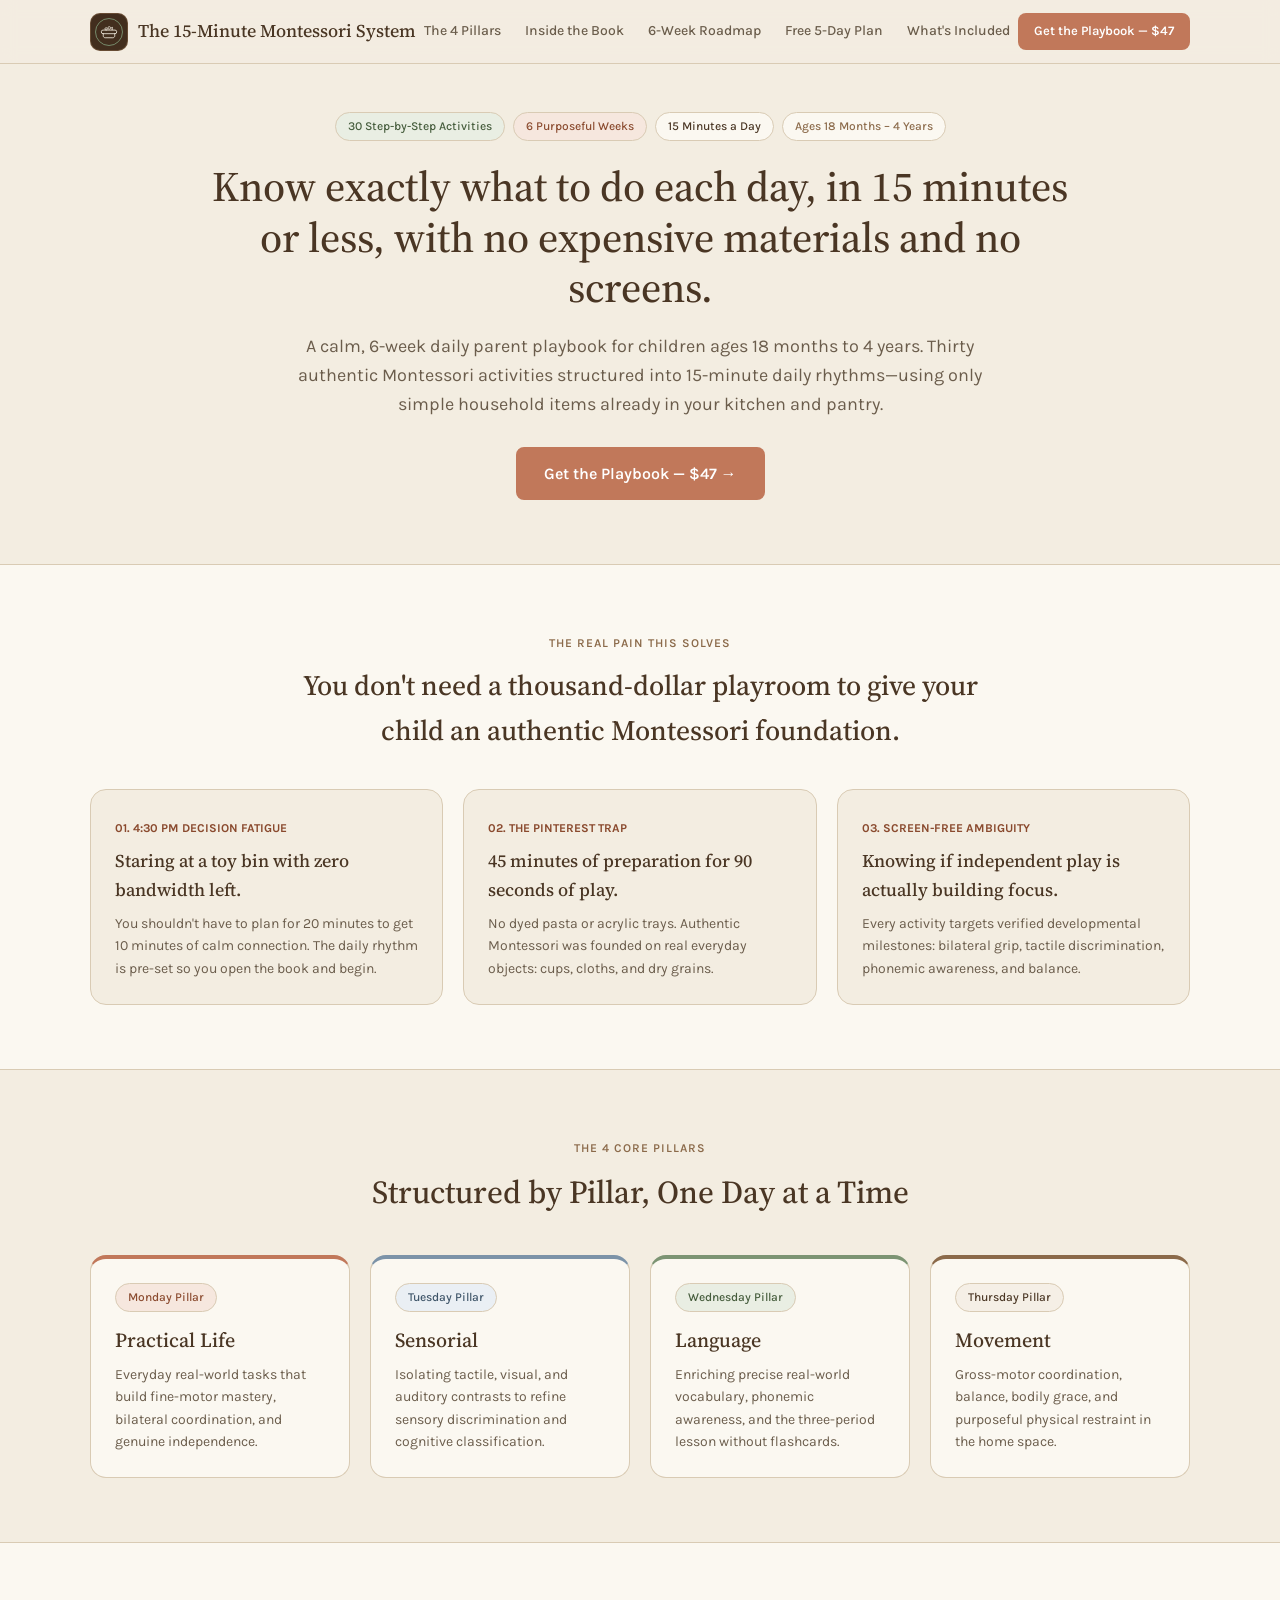
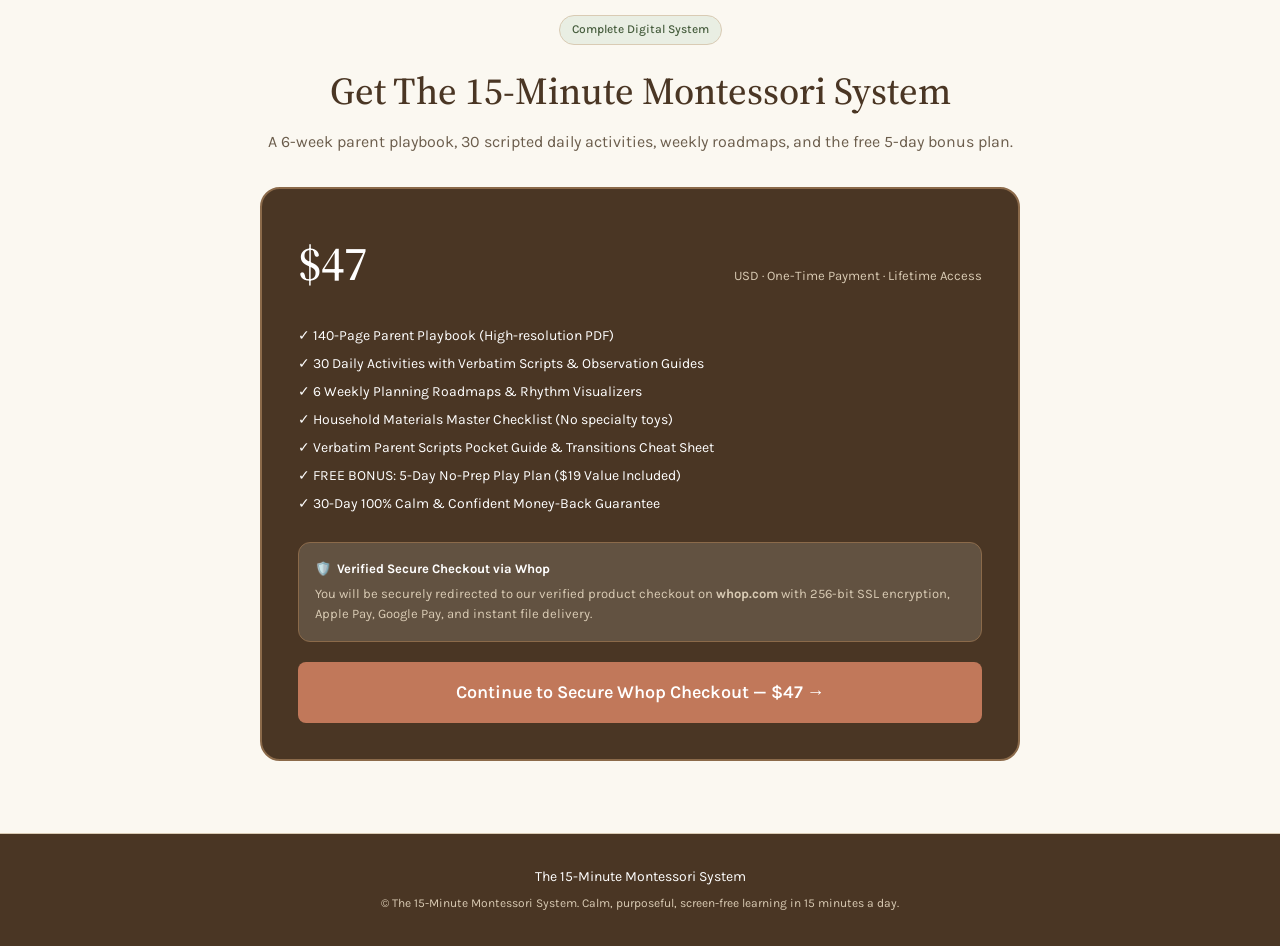
<file: public/the-15-minute-montessori-system.html>
<!DOCTYPE html>
<html lang="en">
<head>
  <meta charset="UTF-8">
  <meta name="viewport" content="width=device-width, initial-scale=1.0">
  <title>The 15-Minute Montessori System</title>
  <meta name="description" content="A 6-week, 30-activity parent playbook for children ages 18 months to 4 years. Calm, purposeful, screen-free learning in 15 minutes a day.">
  <link rel="preconnect" href="https://fonts.googleapis.com">
  <link rel="preconnect" href="https://fonts.gstatic.com" crossorigin>
  <link href="https://fonts.googleapis.com/css2?family=Karla:ital,wght@0,400;0,500;0,600;0,700;1,400;1,500&family=Source+Serif+4:ital,opsz,wght@0,8..60,400;0,8..60,500;0,8..60,600;1,8..60,400;1,8..60,500&display=swap" rel="stylesheet">
  <style>
    :root {
      --wood-deep: #4A3624;
      --wood: #8B6A4A;
      --sage: #7C9473;
      --sage-dark: #455C3C;
      --sage-bg: #E9EEE3;
      --terracotta: #C1785A;
      --terracotta-dark: #8A4A2E;
      --terracotta-bg: #F6E7DE;
      --blue: #7C93A8;
      --blue-dark: #3E5468;
      --cream: #F3EDE1;
      --cream-light: #FBF8F1;
      --ink: #3A2E22;
      --ink-light: #6B5D4C;
      --border: #D9CBB4;
    }
    * { box-sizing: border-box; margin: 0; padding: 0; }
    body {
      font-family: 'Karla', -apple-system, BlinkMacSystemFont, sans-serif;
      background-color: var(--cream);
      color: var(--ink);
      line-height: 1.6;
      -webkit-font-smoothing: antialiased;
    }
    h1, h2, h3, h4, .serif {
      font-family: 'Source Serif 4', Georgia, serif;
      font-weight: 500;
    }
    a { color: inherit; text-decoration: none; }
    button { font-family: inherit; cursor: pointer; border: none; }
    .max-w { max-width: 1140px; margin: 0 auto; padding: 0 20px; }
    .btn-terracotta {
      background: var(--terracotta);
      color: #fff;
      padding: 12px 24px;
      border-radius: 8px;
      font-weight: 600;
      display: inline-flex;
      align-items: center;
      gap: 8px;
      transition: background 0.2s;
    }
    .btn-terracotta:hover { background: var(--terracotta-dark); }
    .pill {
      display: inline-block;
      padding: 4px 12px;
      border-radius: 9999px;
      font-size: 12px;
      font-weight: 500;
      border: 1px solid var(--border);
    }
    .card {
      background: var(--cream-light);
      border: 1px solid var(--border);
      border-radius: 16px;
      padding: 24px;
    }
    /* Sticky Header */
    header {
      position: sticky;
      top: 0;
      z-index: 100;
      background: rgba(243, 237, 225, 0.95);
      backdrop-filter: blur(8px);
      border-bottom: 1px solid var(--border);
      height: 64px;
      display: flex;
      align-items: center;
    }
    .header-inner { display: flex; justify-content: space-between; align-items: center; width: 100%; }
    .logo-lockup { display: flex; align-items: center; gap: 10px; }
    .nav-links { display: flex; gap: 24px; font-size: 14px; font-weight: 500; color: var(--ink-light); }
    .nav-links a:hover { color: var(--wood-deep); }
    /* Hero */
    .hero { padding: 48px 0 64px; text-align: center; border-bottom: 1px solid var(--border); }
    .hero h1 { font-size: 42px; line-height: 1.2; color: var(--wood-deep); margin: 20px 0; max-width: 900px; margin-left: auto; margin-right: auto; }
    .hero p { font-size: 18px; color: var(--ink-light); max-width: 720px; margin: 0 auto 28px; }
    /* Pillars Grid */
    .pillars-grid { display: grid; grid-template-columns: repeat(auto-fit, minmax(240px, 1fr)); gap: 20px; margin-top: 32px; }
    /* Responsive */
    @media (max-width: 768px) {
      .hero h1 { font-size: 30px; }
      .nav-links { display: none; }
    }
  </style>
</head>
<body>
  <!-- Sticky Header -->
  <header>
    <div class="max-w header-inner">
      <div class="logo-lockup">
        <div style="width: 38px; height: 38px; border-radius: 10px; background: #422e1e; display: flex; align-items: center; justify-content: center; position: relative; border: 1px solid rgba(139, 106, 74, 0.5);">
          <div style="position: absolute; inset: 4px; border-radius: 50%; border: 1px solid rgba(124, 148, 115, 0.9);"></div>
          <svg width="24" height="20" viewBox="0 0 100 80" fill="none">
            <circle cx="38" cy="27" r="5" stroke="#F3EDE1" stroke-width="3" fill="none"/>
            <circle cx="51" cy="23" r="5.5" stroke="#F3EDE1" stroke-width="3" fill="none"/>
            <rect x="61" y="18" width="4" height="15" rx="2" fill="#F3EDE1"/>
            <rect x="18" y="32" width="64" height="15" rx="7" stroke="#F3EDE1" stroke-width="3.5" fill="none"/>
            <path d="M26 47V56C26 60.4183 29.5817 64 34 64H66C70.4183 64 74 60.4183 74 56V47" stroke="#F3EDE1" stroke-width="3.5" stroke-linecap="round" stroke-linejoin="round" fill="none"/>
          </svg>
        </div>
        <strong class="serif" style="font-size: 18px; color: var(--wood-deep);">The 15-Minute Montessori System</strong>
      </div>
      <nav class="nav-links">
        <a href="#pillars">The 4 Pillars</a>
        <a href="#inside">Inside the Book</a>
        <a href="#roadmap">6-Week Roadmap</a>
        <a href="#preview">Free 5-Day Plan</a>
        <a href="#included">What's Included</a>
      </nav>
      <a href="#included" class="btn-terracotta" style="padding: 8px 16px; font-size: 13px;">Get the Playbook — $47</a>
    </div>
  </header>

  <!-- Hero Section -->
  <section class="hero">
    <div class="max-w">
      <div style="display: flex; justify-content: center; gap: 8px; flex-wrap: wrap;">
        <span class="pill" style="background: var(--sage-bg); color: var(--sage-dark);">30 Step-by-Step Activities</span>
        <span class="pill" style="background: var(--terracotta-bg); color: var(--terracotta-dark);">6 Purposeful Weeks</span>
        <span class="pill" style="background: var(--cream-light); color: var(--wood-deep);">15 Minutes a Day</span>
        <span class="pill" style="background: var(--cream-light); color: var(--wood);">Ages 18 Months – 4 Years</span>
      </div>
      <h1>Know exactly what to do each day, in 15 minutes or less, with no expensive materials and no screens.</h1>
      <p>A calm, 6-week daily parent playbook for children ages 18 months to 4 years. Thirty authentic Montessori activities structured into 15-minute daily rhythms—using only simple household items already in your kitchen and pantry.</p>
      <div>
        <a href="#included" class="btn-terracotta" style="font-size: 16px; padding: 14px 28px;">Get the Playbook — $47 →</a>
      </div>
    </div>
  </section>

  <!-- Grounding Problem Section -->
  <section style="padding: 64px 0; background: var(--cream-light); border-bottom: 1px solid var(--border);">
    <div class="max-w">
      <div style="text-align: center; max-width: 680px; margin: 0 auto 36px;">
        <span style="font-size: 12px; font-weight: 600; text-transform: uppercase; color: var(--wood); letter-spacing: 1px;">The Real Pain This Solves</span>
        <h2 class="serif" style="font-size: 28px; color: var(--wood-deep); margin-top: 8px;">You don't need a thousand-dollar playroom to give your child an authentic Montessori foundation.</h2>
      </div>
      <div style="display: grid; grid-template-columns: repeat(auto-fit, minmax(260px, 1fr)); gap: 20px;">
        <div class="card" style="background: var(--cream);">
          <strong style="color: var(--terracotta-dark); font-size: 12px; text-transform: uppercase;">01. 4:30 PM Decision Fatigue</strong>
          <h3 class="serif" style="font-size: 18px; margin: 8px 0; color: var(--wood-deep);">Staring at a toy bin with zero bandwidth left.</h3>
          <p style="font-size: 14px; color: var(--ink-light);">You shouldn't have to plan for 20 minutes to get 10 minutes of calm connection. The daily rhythm is pre-set so you open the book and begin.</p>
        </div>
        <div class="card" style="background: var(--cream);">
          <strong style="color: var(--terracotta-dark); font-size: 12px; text-transform: uppercase;">02. The Pinterest Trap</strong>
          <h3 class="serif" style="font-size: 18px; margin: 8px 0; color: var(--wood-deep);">45 minutes of preparation for 90 seconds of play.</h3>
          <p style="font-size: 14px; color: var(--ink-light);">No dyed pasta or acrylic trays. Authentic Montessori was founded on real everyday objects: cups, cloths, and dry grains.</p>
        </div>
        <div class="card" style="background: var(--cream);">
          <strong style="color: var(--terracotta-dark); font-size: 12px; text-transform: uppercase;">03. Screen-Free Ambiguity</strong>
          <h3 class="serif" style="font-size: 18px; margin: 8px 0; color: var(--wood-deep);">Knowing if independent play is actually building focus.</h3>
          <p style="font-size: 14px; color: var(--ink-light);">Every activity targets verified developmental milestones: bilateral grip, tactile discrimination, phonemic awareness, and balance.</p>
        </div>
      </div>
    </div>
  </section>

  <!-- The 4 Pillars -->
  <section id="pillars" style="padding: 64px 0; border-bottom: 1px solid var(--border);">
    <div class="max-w">
      <div style="text-align: center; max-width: 680px; margin: 0 auto 36px;">
        <span style="font-size: 12px; font-weight: 600; text-transform: uppercase; color: var(--wood); letter-spacing: 1px;">The 4 Core Pillars</span>
        <h2 class="serif" style="font-size: 32px; color: var(--wood-deep); margin-top: 8px;">Structured by Pillar, One Day at a Time</h2>
      </div>
      <div class="pillars-grid">
        <div class="card" style="border-top: 4px solid var(--terracotta);">
          <span class="pill" style="background: var(--terracotta-bg); color: var(--terracotta-dark); margin-bottom: 12px;">Monday Pillar</span>
          <h3 class="serif" style="font-size: 20px; color: var(--wood-deep); margin-bottom: 8px;">Practical Life</h3>
          <p style="font-size: 14px; color: var(--ink-light);">Everyday real-world tasks that build fine-motor mastery, bilateral coordination, and genuine independence.</p>
        </div>
        <div class="card" style="border-top: 4px solid var(--blue);">
          <span class="pill" style="background: #EAEFF4; color: var(--blue-dark); margin-bottom: 12px;">Tuesday Pillar</span>
          <h3 class="serif" style="font-size: 20px; color: var(--wood-deep); margin-bottom: 8px;">Sensorial</h3>
          <p style="font-size: 14px; color: var(--ink-light);">Isolating tactile, visual, and auditory contrasts to refine sensory discrimination and cognitive classification.</p>
        </div>
        <div class="card" style="border-top: 4px solid var(--sage);">
          <span class="pill" style="background: var(--sage-bg); color: var(--sage-dark); margin-bottom: 12px;">Wednesday Pillar</span>
          <h3 class="serif" style="font-size: 20px; color: var(--wood-deep); margin-bottom: 8px;">Language</h3>
          <p style="font-size: 14px; color: var(--ink-light);">Enriching precise real-world vocabulary, phonemic awareness, and the three-period lesson without flashcards.</p>
        </div>
        <div class="card" style="border-top: 4px solid var(--wood);">
          <span class="pill" style="background: #F5EFE6; color: var(--wood-deep); margin-bottom: 12px;">Thursday Pillar</span>
          <h3 class="serif" style="font-size: 20px; color: var(--wood-deep); margin-bottom: 8px;">Movement</h3>
          <p style="font-size: 14px; color: var(--ink-light);">Gross-motor coordination, balance, bodily grace, and purposeful physical restraint in the home space.</p>
        </div>
      </div>
    </div>
  </section>

  <!-- Complete Purchase Section -->
  <section id="included" style="padding: 72px 0; background: var(--cream-light); border-bottom: 1px solid var(--border);">
    <div class="max-w" style="max-width: 800px; text-align: center;">
      <span class="pill" style="background: var(--sage-bg); color: var(--sage-dark);">Complete Digital System</span>
      <h2 class="serif" style="font-size: 38px; color: var(--wood-deep); margin: 16px 0 8px;">Get The 15-Minute Montessori System</h2>
      <p style="font-size: 16px; color: var(--ink-light); margin-bottom: 32px;">A 6-week parent playbook, 30 scripted daily activities, weekly roadmaps, and the free 5-day bonus plan.</p>
      
      <div style="background: var(--wood-deep); color: var(--cream); border-radius: 20px; padding: 36px; border: 2px solid var(--wood); text-align: left;">
        <div style="display: flex; justify-content: space-between; align-items: baseline; margin-bottom: 20px;">
          <span class="serif" style="font-size: 48px; color: #fff;">$47</span>
          <span style="font-size: 13px; color: var(--border);">USD · One-Time Payment · Lifetime Access</span>
        </div>
        <ul style="list-style: none; font-size: 14px; line-height: 2; margin-bottom: 24px; color: #fff;">
          <li>✓ 140-Page Parent Playbook (High-resolution PDF)</li>
          <li>✓ 30 Daily Activities with Verbatim Scripts & Observation Guides</li>
          <li>✓ 6 Weekly Planning Roadmaps & Rhythm Visualizers</li>
          <li>✓ Household Materials Master Checklist (No specialty toys)</li>
          <li>✓ Verbatim Parent Scripts Pocket Guide & Transitions Cheat Sheet</li>
          <li>✓ FREE BONUS: 5-Day No-Prep Play Plan ($19 Value Included)</li>
          <li>✓ 30-Day 100% Calm & Confident Money-Back Guarantee</li>
        </ul>
        <div style="background: rgba(233, 238, 227, 0.15); border: 1px solid var(--wood); border-radius: 12px; padding: 16px; margin-bottom: 20px; font-size: 13px;">
          <strong style="color: #fff; display: flex; align-items: center; gap: 6px; margin-bottom: 4px;">
            <span>🛡️</span> Verified Secure Checkout via Whop
          </strong>
          <span style="color: var(--border);">You will be securely redirected to our verified product checkout on <strong>whop.com</strong> with 256-bit SSL encryption, Apple Pay, Google Pay, and instant file delivery.</span>
        </div>
        <a href="https://whop.com/checkout/plan_76QunGgwZkbpD" target="_blank" rel="noopener noreferrer" class="btn-terracotta" style="width: 100%; justify-content: center; font-size: 18px; padding: 16px;">
          Continue to Secure Whop Checkout — $47 →
        </a>
      </div>
    </div>
  </section>

  <footer style="background: var(--wood-deep); color: var(--border); padding: 32px 0; text-align: center; font-size: 12px;">
    <div class="max-w">
      <p style="color: #fff; font-size: 14px; margin-bottom: 6px;">The 15-Minute Montessori System</p>
      <p>© The 15-Minute Montessori System. Calm, purposeful, screen-free learning in 15 minutes a day.</p>
    </div>
  </footer>
</body>
</html>
</file>
